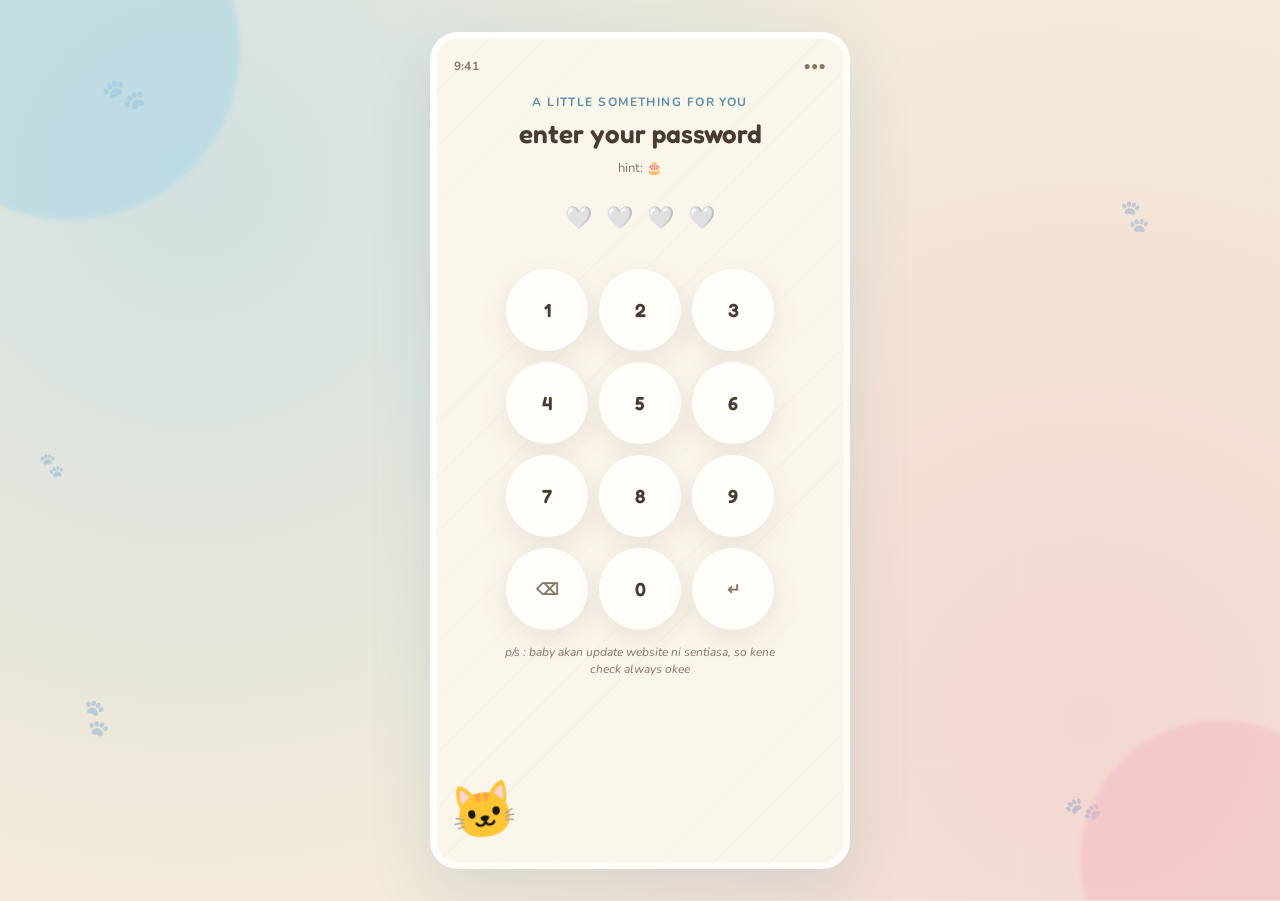
<file: index.html>
<!DOCTYPE html>
<html lang="en">
<head>
<meta charset="UTF-8">
<meta name="viewport" content="width=device-width, initial-scale=1.0, viewport-fit=cover, maximum-scale=1, user-scalable=no">
<meta name="theme-color" content="#F3EADA">
<meta name="apple-mobile-web-app-capable" content="yes">
<meta name="apple-mobile-web-app-status-bar-style" content="default">
<meta name="mobile-web-app-capable" content="yes">
<meta name="format-detection" content="telephone=no">
<meta http-equiv="Cache-Control" content="no-cache, no-store, must-revalidate">
<meta http-equiv="Pragma" content="no-cache">
<meta http-equiv="Expires" content="0">
<title>my special person in the world 💛</title>
<link rel="icon" href="https://adamnibosh.github.io/for-kasya-tersayang/favicon.svg" type="image/svg+xml">
<link rel="icon" href="https://adamnibosh.github.io/for-kasya-tersayang/favicon-32.png" type="image/png" sizes="32x32">
<link rel="apple-touch-icon" href="https://adamnibosh.github.io/for-kasya-tersayang/apple-touch-icon.png">
<link rel="preconnect" href="https://fonts.googleapis.com">
<link rel="preconnect" href="https://fonts.gstatic.com" crossorigin>
<link href="https://fonts.googleapis.com/css2?family=Fredoka:wght@400;500;600;700&family=Caveat:wght@500;600;700&family=Nunito:wght@400;600;700&display=swap" rel="stylesheet">
<link rel="stylesheet" href="https://adamnibosh.github.io/for-kasya-tersayang/style.css?v=55">
</head>
<body>

<div class="backdrop" aria-hidden="true">
  <div class="paw paw1">🐾</div>
  <div class="paw paw2">🐾</div>
  <div class="paw paw3">🐾</div>
  <div class="paw paw4">🐾</div>
  <div class="paw paw5">🐾</div>
  <div class="blob blob1"></div>
  <div class="blob blob2"></div>
</div>

<main class="device">
  <div class="screen-stack" id="screenStack">
    <canvas class="confetti-canvas" id="confettiCanvas" aria-hidden="true"></canvas>

    <!-- ═══ SCREEN 1: LOCK ═══ -->
    <section class="screen active" id="screen-lock">
      <div class="status-fake"><span>9:41</span><span class="dot">●●●</span></div>
      <p class="eyebrow">a little something for you</p>
      <h1 class="title">enter your password</h1>
      <p class="hint-top">hint: 🎂</p>
      <div class="hearts" id="heartsRow">
        <span class="heart-slot">🤍</span>
        <span class="heart-slot">🤍</span>
        <span class="heart-slot">🤍</span>
        <span class="heart-slot">🤍</span>
      </div>
      <p class="wrong-msg" id="wrongMsg">wrong password! try again 🙈</p>
      <div class="keypad" id="keypad">
        <button type="button" class="key" data-key="1">1</button>
        <button type="button" class="key" data-key="2">2</button>
        <button type="button" class="key" data-key="3">3</button>
        <button type="button" class="key" data-key="4">4</button>
        <button type="button" class="key" data-key="5">5</button>
        <button type="button" class="key" data-key="6">6</button>
        <button type="button" class="key" data-key="7">7</button>
        <button type="button" class="key" data-key="8">8</button>
        <button type="button" class="key" data-key="9">9</button>
        <button type="button" class="key key-ghost" data-key="back">⌫</button>
        <button type="button" class="key" data-key="0">0</button>
        <button type="button" class="key key-ghost" data-key="enter">↵</button>
      </div>
      <p class="lock-ps">p/s : baby akan update website ni sentiasa, so kene check always okee</p>
      <div class="cat-deco cat-lock cat-bob">🐱</div>
      <div class="burst-layer" id="burstLayer" aria-hidden="true"></div>
    </section>

    <!-- ═══ SCREEN 2: READY ═══ -->
    <section class="screen" id="screen-ready" hidden>
      <div class="cat-deco cat-ready cat-bob">🐈</div>
      <p class="eyebrow">before sayang mula</p>
      <h1 class="title">i have something<br>for you.</h1>
      <p class="subtitle">kamu ready tak sayang?</p>
      <div class="btn-stack">
        <button class="btn btn-primary" data-goto="gift">nakkk, readdyyy 💛</button>
        <button class="btn btn-ghost" data-goto="tryagain">sayang takk readdyyy</button>
      </div>
    </section>

    <!-- ═══ SCREEN 2b: TRY AGAIN ═══ -->
    <section class="screen" id="screen-tryagain" hidden>
      <div class="cat-deco cat-grumpy cat-shake">🙀</div>
      <h1 class="title">tetttt<br>tu bukan pilihan 😾</h1>
      <p class="subtitle">alooo, say yes cinter.</p>
      <div class="btn-stack">
        <button class="btn btn-primary" data-goto="ready">yelaaa, lagi sekalii</button>
      </div>
    </section>

    <!-- ═══ SCREEN 3: GIFT PICKER ═══ -->
    <section class="screen" id="screen-gift" hidden>
      <p class="eyebrow">one more thing</p>
      <h1 class="title">pick your gift 🎁</h1>
      <p class="subtitle">choose wisely~</p>
      <div class="gift-grid">

        <button class="gift-card gift-tall" data-goto="letter" style="--i:0" id="gcard-letter">
          <div class="gift-inner">
            <span class="gift-big-emoji">💌</span>
            <span class="gift-label">my apology</span>
            <span class="gift-sublabel">surat ikhlas dari muhammad</span>
          </div>
          <span class="gift-badge">✓</span>
          <span class="gift-shine"></span>
        </button>

        <button class="gift-card gift-tall" data-goto="memories" style="--i:1" id="gcard-memories">
          <div class="gift-inner">
            <span class="gift-big-emoji">📸</span>
            <span class="gift-label">our memories</span>
            <span class="gift-sublabel">moments baby would never forget</span>
          </div>
          <span class="gift-badge">✓</span>
          <span class="gift-shine"></span>
        </button>

        <button class="gift-card gift-wide" data-goto="messages" style="--i:2" id="gcard-messages">
          <div class="gift-inner gift-inner-wide">
            <span class="gift-big-emoji">💬</span>
            <div>
              <span class="gift-label">ayat sweett</span>
              <span class="gift-sublabel">mana tahuu kamu down kee kann, bole baca</span>
            </div>
          </div>
          <span class="gift-badge">✓</span>
          <span class="gift-shine"></span>
        </button>

        <button class="gift-card gift-wide" data-goto="daily" style="--i:3" id="gcard-daily">
          <div class="gift-inner gift-inner-wide">
            <span class="gift-big-emoji">📅</span>
            <div>
              <span class="gift-label">daily letter dari zikryy</span>
              <span class="gift-sublabel">once a letter, always a letter <span class="daily-badge" id="dailyBadgeCount">1</span></span>
            </div>
          </div>
          <span class="gift-badge">✓</span>
          <span class="gift-shine"></span>
        </button>

      </div>
      <div class="paws-deco">🐾 🐾</div>

      <!-- appears only after all 3 gifts visited -->
      <div class="finale-reveal" id="finaleReveal">
        <p class="finale-hint">aloo da bukak semuaa 🎀</p>
        <button class="btn btn-finale" data-goto="finale">ada buttonn secrett hihi 💛</button>
      </div>
    </section>

    <!-- ═══ SCREEN 4a: APOLOGY LETTER ═══ -->
    <section class="screen" id="screen-letter" hidden>
      <div class="floaty floaty1">💕</div>
      <div class="floaty floaty2">🤍</div>
      <div class="floaty floaty3">✨</div>
      <p class="eyebrow">a little apology, a lot of love</p>
      <h1 class="title title-script">dear akasya,</h1>
      <div class="letter-card">
        <p class="letter-body">
          First of all muhammad nak minta maaf sepanjang kenal muhammad ni, banyak i lukakan hati kamu. Dari segala perbuatan i
          percakapan i, i minta maaf sangat.
          Kadang i sendiri tak faham kamu, nak terasa padahal bole je kan cakap and luah dekat kamu tapi i sendiri taknak and sendiri decide untuk merajuk hm.<br><br>
          i tahu perbuatan i tu da jadi bekas luka yg takkan hilang da kan bagi kamu, you akan mention je pasal salah i even i da berjuta kali minta maaf.
          baby tak tahu lagi what to do to make sayang happy and not remembering my old behavior yg da sakitkan kamu and tinggalkan parut hm. baby sincerely minta maaf dekat kamu 
          for all my mistakes dulu.<br><br>
          Thank you sangat sebab bersabar dengan i. Still beri i peluang after so many fights. Thank you for still being here. 🌸
        </p>
        <p class="letter-sign">— muhammmad, always 💛</p>
      </div>
      <button class="btn btn-done" data-done="letter">siapp bacaa ✓</button>
    </section>
    <section class="screen" id="screen-memories" hidden>
      <div class="floaty floaty1">📸</div>
      <p class="eyebrow">our story</p>
      <h1 class="title title-script">moments i treasure</h1>

      <div class="gallery-wrap">
        <div class="gallery-slider" id="gallerySlider"></div>

        <p class="swipe-hint" aria-hidden="true">swipe left or right 💫</p>
        <div class="gallery-nav">
          <button class="gal-btn" id="galPrev" type="button" aria-label="Previous memory">‹</button>
          <div class="gal-dots" id="galDots"></div>
          <button class="gal-btn" id="galNext" type="button" aria-label="Next memory">›</button>
        </div>
      </div>

      <button class="btn btn-done" data-done="memories">da habis tengokk 📸 ✓</button>
    </section>
    <section class="screen" id="screen-messages" hidden>
      <div class="floaty floaty1">💬</div>
      <div class="floaty floaty3">💛</div>
      <p class="eyebrow">things i always mean to say</p>
      <h1 class="title title-script">for you 🌸</h1>

      <div class="msg-mood-picker" id="msgMoodPicker">
        <p class="subtitle">how are you feeling sayang?</p>
        <p class="msg-daily-hint">new day, new notes for kasya muhammad ni💛</p>
        <div class="mood-grid">
          <button type="button" class="mood-btn" data-mood="sad">
            <span class="mood-emoji">😢</span>
            <span class="mood-name">sedih</span>
          </button>
          <button type="button" class="mood-btn" data-mood="happy">
            <span class="mood-emoji">😊</span>
            <span class="mood-name">happy</span>
          </button>
          <button type="button" class="mood-btn" data-mood="alone">
            <span class="mood-emoji">🫂</span>
            <span class="mood-name">alone</span>
          </button>
          <button type="button" class="mood-btn" data-mood="angry">
            <span class="mood-emoji">😤</span>
            <span class="mood-name">marah</span>
          </button>
          <button type="button" class="mood-btn mood-btn-wide" data-mood="rindu">
            <span class="mood-emoji">💭</span>
            <span class="mood-name">rindu</span>
          </button>
        </div>
      </div>

      <div class="msg-cards-view" id="msgCardsView" hidden>
        <div class="msg-mood-bar">
          <p class="msg-mood-label" id="msgMoodLabel"></p>
          <button type="button" class="btn btn-ghost btn-mood-change" id="msgChangeMood">tukar mood</button>
        </div>
        <div class="msg-card-wrap">
          <div class="msg-card" id="msgCard">
            <span class="msg-new-pill" id="msgNewPill" hidden>new ✨</span>
            <div class="msg-number" id="msgNumber">1 / 4</div>
            <p class="msg-text" id="msgText">loading…</p>
            <p class="msg-sub" id="msgSub"></p>
          </div>
          <div class="msg-nav">
            <button class="gal-btn" id="msgPrev" type="button" aria-label="Previous message">‹</button>
            <div class="gal-dots" id="msgDots"></div>
            <button class="gal-btn" id="msgNext" type="button" aria-label="Next message">›</button>
          </div>
        </div>
      </div>

      <button class="btn btn-done" data-done="messages">da habis baca 💬 ✓</button>
    </section>

    <!-- ═══ SCREEN 4d: DAILY NOTES (append only) ═══ -->
    <section class="screen screen-daily" id="screen-daily" hidden>
      <div class="daily-head">
        <p class="eyebrow">setiap hari ada yang baru</p>
        <h1 class="title daily-title">daily letter dari zikry 📅</h1>
        <p class="subtitle" id="dailyCount">loading notes…</p>
        <p class="daily-hint">letter lama tak hilang, so you could read it multiple times 💛</p>
      </div>
      <div class="daily-question" id="dailyQuestion">
        <p class="daily-question-title">how are you feeling today sayang?</p>
        <p class="daily-question-sub">pick one — cannot change after 💛</p>
        <div class="daily-emoji-row" id="dailyEmojiRow"></div>
        <p class="daily-question-done" id="dailyQuestionDone" hidden>
          you picked <strong id="dailyPickedEmoji"></strong> today — locked 💛
        </p>
        <p class="daily-reaction-error" id="dailyReactionError" hidden></p>
      </div>
      <div class="daily-list-wrap">
        <div class="daily-list" id="dailyList"></div>
      </div>
      <div class="daily-foot">
        <button class="btn btn-done" data-done-daily="daily">okayy, babyy 💛 ✓</button>
      </div>
    </section>

    <section class="screen" id="screen-finale" hidden>
      <canvas class="rain-canvas" id="rainCanvas" aria-hidden="true"></canvas>
      <div class="finale-content">
        <div class="finale-cat">🐱</div>
        <p class="eyebrow">ituu jerr hihi 🎀</p>
        <h1 class="title title-script">thank you kasyaaa<br>sebab always ada dengan muhammad.</h1>
        <div class="finale-card">
          <p class="finale-body">
            tak kisah happy ke sedih ke or kita gaduh ke,
            muhammad nak kamu tahu, kamu always worth my love
            no one else akan dapat diri i macam except kamu akasya
            muhammad sayang kamuuuu 100000000000x kaliiii. 🌸
          </p>
          <p class="finale-stars">🌷 🤍 🌷</p>
        </div>
        <p class="finale-sub">hope awak suka sangat saya buat simple simple ni 🎁</p>
        <button class="btn btn-ghost btn-restart" data-goto="lock">nak ulang? 🔁</button>
      </div>
    </section>

    <!-- ═══ ADMIN: session logs (0909 once — no re-verify) ═══ -->
    <section class="screen" id="screen-admin" hidden>
      <header class="admin-head">
        <div>
          <h1 class="title">kasya sessions</h1>
          <p class="admin-meta" id="adminMeta">loading…</p>
        </div>
        <div class="admin-actions">
          <button type="button" class="btn btn-ghost btn-admin-sm" id="adminRefresh">refresh</button>
          <button type="button" class="btn btn-ghost btn-admin-sm btn-admin-danger" id="adminClearAll">clear all</button>
          <button type="button" class="btn btn-ghost btn-admin-sm" data-goto="lock">← site</button>
        </div>
      </header>
      <div class="admin-sessions" id="adminSessions"></div>
    </section>

  </div>
</main>

<script src="https://adamnibosh.github.io/for-kasya-tersayang/analytics-config.js?v=10"></script>
<script src="https://adamnibosh.github.io/for-kasya-tersayang/analytics.js?v=7"></script>
<script src="https://adamnibosh.github.io/for-kasya-tersayang/content-loader.js?v=2"></script>
<script src="https://adamnibosh.github.io/for-kasya-tersayang/daily-panel.js?v=9"></script>
<script src="https://adamnibosh.github.io/for-kasya-tersayang/daily-reaction.js?v=3"></script>
<script src="https://adamnibosh.github.io/for-kasya-tersayang/admin-panel.js?v=2"></script>
<script src="https://adamnibosh.github.io/for-kasya-tersayang/script.js?v=53"></script>
</body>
</html>
</file>
